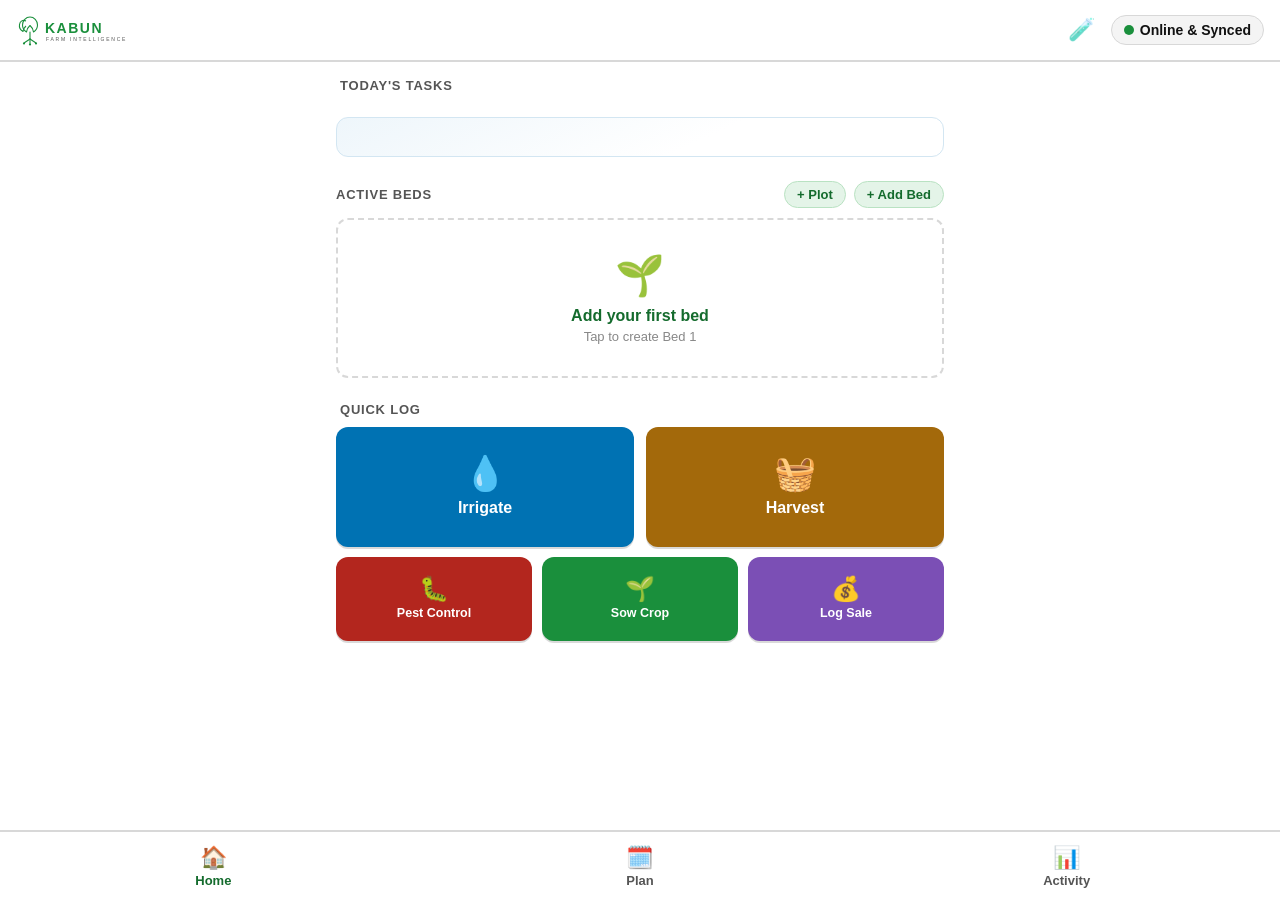
<file: index.html>
<!DOCTYPE html>
<html lang="en">
<head>
  <meta charset="UTF-8">
  <meta name="viewport" content="width=device-width, initial-scale=1.0, maximum-scale=1.0, user-scalable=no">
  <meta name="theme-color" content="#1a8f3c">
  <meta name="apple-mobile-web-app-capable" content="yes">
  <meta name="apple-mobile-web-app-status-bar-style" content="default">
  <title>Kabun</title>
  <link rel="stylesheet" href="style.css">
  <link rel="manifest" href="manifest.json">
  <link rel="apple-touch-icon" href="icon-192.png">
</head>
<body>

  <div id="updateBanner" class="update-banner" hidden>
    New version available — <button onclick="window.location.reload()" class="update-banner-btn">Refresh</button>
  </div>

  <header class="app-header">
    <h1>
      <svg width="110" height="32" viewBox="0 0 220 64" fill="none" xmlns="http://www.w3.org/2000/svg" aria-label="Kabun">
        <!-- Leaves -->
        <path d="M28 6 C20 6 13 13 13 22 C13 28 16 33 21 36 C21 36 22 28 28 23 C34 28 35 36 35 36 C40 33 43 28 43 22 C43 13 36 6 28 6Z" stroke="#1a8f3c" stroke-width="2.2" fill="none" stroke-linejoin="round"/>
        <path d="M20 14 C14 11 8 14 7 21 C6 27 9 32 14 35 C14 35 15 28 20 24" stroke="#1a8f3c" stroke-width="2.2" fill="none" stroke-linejoin="round"/>
        <!-- Stem -->
        <line x1="28" y1="36" x2="28" y2="50" stroke="#1a8f3c" stroke-width="2.2" stroke-linecap="round"/>
        <!-- Circuit roots -->
        <line x1="28" y1="50" x2="16" y2="58" stroke="#1a8f3c" stroke-width="2.2" stroke-linecap="round"/>
        <line x1="28" y1="50" x2="28" y2="60" stroke="#1a8f3c" stroke-width="2.2" stroke-linecap="round"/>
        <line x1="28" y1="50" x2="40" y2="58" stroke="#1a8f3c" stroke-width="2.2" stroke-linecap="round"/>
        <circle cx="16" cy="59" r="2.2" fill="#1a8f3c"/>
        <circle cx="28" cy="61" r="2.2" fill="#1a8f3c"/>
        <circle cx="40" cy="59" r="2.2" fill="#1a8f3c"/>
        <!-- Wordmark -->
        <text x="58" y="38" font-family="'Helvetica Neue', Arial, sans-serif" font-size="28" font-weight="700" letter-spacing="3" fill="#1a8f3c">KABUN</text>
        <text x="60" y="54" font-family="'Helvetica Neue', Arial, sans-serif" font-size="10" font-weight="400" letter-spacing="3.5" fill="#555">FARM INTELLIGENCE</text>
      </svg>
    </h1>
    <div class="header-actions">
      <button class="formulas-btn" onclick="switchView('formulas')" aria-label="Formulas">🧪</button>
      <div class="status-badge" onclick="handleSyncBadgeClick()">
        <span class="status-dot" aria-hidden="true"></span>
        <span>Online</span>
      </div>
    </div>
  </header>

  <main>
    <div id="ptrIndicator" style="height:0;opacity:0;">↓ Refreshing…</div>
    <!-- Home View -->
    <div id="view-home" class="view">

      <!-- Today's Tasks -->
      <section aria-label="Today's tasks">
        <p class="section-label">Today's Tasks <span class="today-date" id="todayTasksDate"></span></p>
        <div id="todayTasksList"></div>
      </section>

      <!-- Weather forecast -->
      <section aria-label="Weather forecast">
        <div id="weatherCard" class="weather-card"></div>
      </section>

      <!-- Beds first — primary content -->
      <section aria-label="Active beds">
        <div class="section-header">
          <p class="section-label">Active beds</p>
          <div style="display:flex;gap:8px;">
            <button class="add-bed-btn" onclick="openPlotAssignModal()">+ Plot</button>
            <button class="add-bed-btn" onclick="addBed()">+ Add Bed</button>
          </div>
        </div>
        <div id="batchList">
          <p style="color:#888;font-size:14px;padding:8px 4px;">Loading beds...</p>
        </div>
      </section>

      <!-- Quick log — secondary, for whole-farm or fast access -->
      <section aria-label="Quick actions">
        <p class="section-label">Quick log</p>
        <div class="quick-actions-primary">
          <button class="action-btn water" onclick="openModal('water')">
            <span class="icon" aria-hidden="true">💧</span>
            <span>Irrigate</span>
          </button>
          <button class="action-btn harvest" onclick="openModal('harvest')">
            <span class="icon" aria-hidden="true">🧺</span>
            <span>Harvest</span>
          </button>
        </div>
        <div class="quick-actions-secondary">
          <button class="action-btn action-btn-sm pest" onclick="openModal('pest')">
            <span class="icon" aria-hidden="true">🐛</span>
            <span>Pest Control</span>
          </button>
          <button class="action-btn action-btn-sm crop" onclick="openModal('crop')">
            <span class="icon" aria-hidden="true">🌱</span>
            <span>Sow Crop</span>
          </button>
          <button class="action-btn action-btn-sm sale" onclick="openSaleModal()">
            <span class="icon" aria-hidden="true">💰</span>
            <span>Log Sale</span>
          </button>
        </div>
      </section>

    </div>

    <!-- Formulas View -->
    <div id="view-formulas" class="view" hidden>
      <section aria-label="Formulas">
        <div class="section-header">
          <p class="section-label">Formulas</p>
          <button class="add-bed-btn" onclick="openFormulaModal()">+ Add</button>
        </div>
        <div class="formula-volume-global">
          <span class="formula-calc-label">Sprayer volume</span>
          <div class="formula-volume-wrap">
            <input type="number" id="globalSprayerVol" value="16" min="1" max="100" step="1"
                   oninput="recalcAllDoses(this.value)">
            <span class="formula-volume-unit">L</span>
          </div>
        </div>
        <div id="formulaList">
          <p style="color:#888;font-size:14px;padding:8px 4px;">Loading formulas...</p>
        </div>
      </section>
    </div>

    <!-- Activity View -->
    <div id="view-data" class="view" hidden>
      <section aria-label="Activity log">
        <div class="section-header">
          <p class="section-label">Activity</p>
          <button class="add-bed-btn" onclick="exportActivityCsv()">⬇ Export CSV</button>
        </div>

        <!-- Financial Summary -->
        <div class="fin-card">
          <div class="fin-toggle">
            <button class="fin-toggle-btn active" id="finWeekBtn" onclick="setFinPeriod('week')">This week</button>
            <button class="fin-toggle-btn" id="finMonthBtn" onclick="setFinPeriod('month')">This month</button>
          </div>
          <div class="fin-stats">
            <div class="fin-stat">
              <span class="fin-label">Revenue</span>
              <span class="fin-value green" id="finRevenue">RM 0</span>
            </div>
            <div class="fin-divider"></div>
            <div class="fin-stat">
              <span class="fin-label">Cost</span>
              <span class="fin-value" id="finCost">RM 0</span>
            </div>
            <div class="fin-divider"></div>
            <div class="fin-stat">
              <span class="fin-label">Net</span>
              <span class="fin-value" id="finNet">RM 0</span>
            </div>
          </div>
        </div>

        <div id="bedFilterChips" class="bed-filter-chips"></div>
        <div id="typeFilterChips" class="bed-filter-chips"></div>
        <div id="logList">
          <p style="color:#888;font-size:14px;padding:8px 4px;">Loading logs...</p>
        </div>

        <!-- Profit by Crop (all-time) -->
        <p class="section-label" style="margin-top:20px;">Profit by crop <span style="font-weight:400;color:#888;">· all-time</span></p>
        <div id="cropPLList"></div>
      </section>
    </div>

    <!-- Plan View -->
    <div id="view-plan" class="view" hidden>
      <section aria-label="Task planning">
        <div class="section-header">
          <p class="section-label">Plan</p>
          <button class="add-bed-btn" onclick="openTaskModal()">+ Add task</button>
        </div>
        <div id="planTaskList">
          <p style="color:#888;font-size:14px;padding:8px 4px;">Loading tasks...</p>
        </div>
      </section>
    </div>
  </main>

  <nav class="bottom-nav" aria-label="Primary">
    <button class="nav-btn active" data-view="home">
      <span class="nav-icon" aria-hidden="true">🏠</span>
      <span>Home</span>
    </button>
    <button class="nav-btn" data-view="plan">
      <span class="nav-icon" aria-hidden="true">🗓️</span>
      <span>Plan</span>
    </button>
    <button class="nav-btn" data-view="data">
      <span class="nav-icon" aria-hidden="true">📊</span>
      <span>Activity</span>
    </button>
  </nav>

  <!-- Log Modal -->
  <div class="modal-overlay" id="modalOverlay">
    <div class="modal-sheet">
      <div class="modal-header">
        <h2 id="modalTitle">Log activity</h2>
        <button class="modal-close" onclick="closeModal()" aria-label="Close">✕</button>
      </div>

      <form id="logForm" onsubmit="handleSubmit(event)" novalidate>
        <div class="form-field">
          <label for="logDate">Date</label>
          <input type="date" id="logDate" required>
        </div>

        <div class="form-field">
          <label for="activityCategory">Activity category</label>
          <select id="activityCategory" required>
            <option value="" disabled selected>Select category</option>
            <option value="sowing">Sowing</option>
            <option value="watering">Watering</option>
            <option value="pest_control">Pest control</option>
            <option value="harvest">Harvest</option>
          </select>
        </div>

        <div class="form-field">
          <label for="bedScope">Farm scope</label>
          <select id="bedScope" required>
            <option value="all">Whole Farm</option>
            <optgroup label="Plots" id="plotScopeGroup"></optgroup>
            <optgroup label="Beds" id="bedScopeGroup"></optgroup>
          </select>
        </div>

        <!-- Context bar: shows current crops for selected bed -->
        <div id="bedContextBar" class="bed-context-bar" hidden></div>

        <div class="form-field" id="currentCropsField" hidden>
          <label>Currently growing in this bed</label>
          <div id="currentCropsTags" class="crop-tags"></div>
        </div>

        <div class="form-field" id="harvestCropsField" hidden>
          <label>Mark as done (harvested)</label>
          <div id="harvestCropsList" class="harvest-crops-list"></div>
        </div>

        <div class="form-field" id="harvestWeightField" hidden>
          <label for="harvestWeight">Harvest weight (kg) <span style="font-size:11px;color:#888;">optional</span></label>
          <input type="number" id="harvestWeight" placeholder="0.0" inputmode="decimal" min="0" step="0.1">
        </div>

        <div class="form-field" id="newCropField" hidden>
          <label for="newCropName">Crop being sown</label>
          <input type="text" id="newCropName" placeholder="e.g. Red Amaranth" list="cropNameList" autocomplete="off">
          <datalist id="cropNameList"></datalist>
        </div>

        <!-- Collapsible extras -->
        <div class="form-extras-toggles">
          <button type="button" class="extras-toggle" id="toggleInputsBtn" onclick="toggleInputs()">＋ Add inputs / notes</button>
          <button type="button" class="extras-toggle" id="toggleFinancialsBtn" onclick="toggleFinancials()">＋ Add cost</button>
        </div>

        <div class="form-field" id="inputsField" hidden>
          <label for="inputsUsed">
            Inputs used
            <span class="hint" id="inputsHint">e.g. Master Mix, LAB serum, BSF compost</span>
          </label>
          <button type="button" class="formula-pick-btn" onclick="toggleFormulaPicker()">🧪 Pick from formulas</button>
          <div id="formulaPickerList" class="formula-picker-list" hidden></div>
          <textarea id="inputsUsed" placeholder="List inputs used for this activity" aria-describedby="inputsHint"></textarea>
        </div>

        <div class="form-field" id="financialsField" hidden>
          <label for="costRM">Cost (RM)</label>
          <div class="money-row">
            <input type="number" id="costRM" placeholder="Cost (RM)" inputmode="decimal" min="0" step="0.01">
          </div>
        </div>

        <button type="submit" class="submit-btn">Save log</button>
      </form>
    </div>
  </div>

  <!-- Bed Detail Sheet -->
  <div class="modal-overlay" id="bedDetailOverlay">
    <div class="modal-sheet">
      <div class="modal-header">
        <div class="bed-detail-title-wrap">
          <h2 id="bedDetailTitle">Bed</h2>
          <button class="bed-rename-btn" onclick="toggleBedRename()" aria-label="Rename bed">✏️</button>
          <button class="bed-rename-btn" onclick="toggleBedPlotPicker()" aria-label="Assign to plot">🗂️</button>
        </div>
        <button class="modal-close" onclick="closeBedDetail()" aria-label="Close">✕</button>
      </div>
      <div id="bedRenameRow" class="bed-rename-row" hidden>
        <input type="text" id="bedNameInput" placeholder="e.g. Kangkong Row">
        <button class="bed-rename-save-btn" onclick="saveBedName()">Save</button>
      </div>
      <div id="bedPlotRow" class="bed-rename-row" hidden>
        <select id="bedPlotSelect">
          <option value="">No plot</option>
        </select>
        <button class="bed-rename-save-btn" onclick="saveBedPlot()">Save</button>
      </div>
      <div id="bedDetailContent"></div>
      <div class="bed-log-actions">
        <button class="action-btn water" onclick="logForBed('water')">
          <span class="icon" aria-hidden="true">💧</span><span>Water</span>
        </button>
        <button class="action-btn pest" onclick="logForBed('pest')">
          <span class="icon" aria-hidden="true">🐛</span><span>Pest</span>
        </button>
        <button class="action-btn harvest" onclick="logForBed('harvest')">
          <span class="icon" aria-hidden="true">🧺</span><span>Harvest</span>
        </button>
        <button class="action-btn crop" onclick="logForBed('crop')">
          <span class="icon" aria-hidden="true">🌱</span><span>Sow</span>
        </button>
      </div>
      <button class="bed-delete-btn" onclick="deleteBed()">Retire this bed</button>
    </div>
  </div>

  <!-- Sale Modal -->
  <div class="modal-overlay" id="saleModalOverlay">
    <div class="modal-sheet">
      <div class="modal-header">
        <h2>Log Sale</h2>
        <button class="modal-close" onclick="closeSaleModal()" aria-label="Close">✕</button>
      </div>
      <form id="saleForm" onsubmit="handleSaleSubmit(event)" novalidate>

        <div class="form-field">
          <label for="saleDate">Date</label>
          <input type="date" id="saleDate" required>
        </div>

        <div class="form-field">
          <label for="saleCrop">Crop</label>
          <input type="text" id="saleCrop" placeholder="e.g. Kangkong" list="activeCropsList" required autocomplete="off">
          <datalist id="activeCropsList"></datalist>
        </div>

        <div class="form-field">
          <label>Quantity &amp; unit</label>
          <div class="sale-qty-row">
            <input type="number" id="saleQty" placeholder="0" inputmode="decimal" min="0" step="any" required oninput="calcSaleTotal()">
            <select id="saleUnit">
              <option value="kg">kg</option>
              <option value="ikat">ikat</option>
              <option value="bag">bag</option>
            </select>
          </div>
        </div>

        <div class="form-field">
          <label for="salePricePerUnit">Price per unit (RM)</label>
          <input type="number" id="salePricePerUnit" placeholder="0.00" inputmode="decimal" min="0" step="0.01" required oninput="calcSaleTotal()">
        </div>

        <div class="sale-total-bar" id="saleTotalBar">
          Total: <strong id="saleTotalDisplay">RM 0.00</strong>
        </div>

        <button type="submit" class="submit-btn">Save sale</button>
      </form>
    </div>
  </div>

  <!-- Add Task Modal -->
  <div class="modal-overlay" id="taskModalOverlay">
    <div class="modal-sheet">
      <div class="modal-header">
        <h2>Add Task</h2>
        <button class="modal-close" onclick="closeTaskModal()" aria-label="Close">✕</button>
      </div>
      <form id="taskForm" onsubmit="handleTaskSubmit(event)" novalidate>

        <div class="form-field">
          <label for="taskDate">Date</label>
          <input type="date" id="taskDate" required>
        </div>

        <div class="form-field">
          <label>Time slot</label>
          <div class="pill-row" id="taskSlotRow">
            <button type="button" class="pill-choice" data-slot="Morning" onclick="selectTaskSlot(this)">Morning</button>
            <button type="button" class="pill-choice" data-slot="Afternoon" onclick="selectTaskSlot(this)">Afternoon</button>
            <button type="button" class="pill-choice" data-slot="Evening" onclick="selectTaskSlot(this)">Evening</button>
            <button type="button" class="pill-choice selected" data-slot="Anytime" onclick="selectTaskSlot(this)">Anytime</button>
          </div>
        </div>

        <div class="form-field">
          <label for="taskBed">Bed <span class="hint">optional</span></label>
          <select id="taskBed">
            <option value="">Whole Farm</option>
          </select>
        </div>

        <div class="form-field">
          <label for="taskActivityCategory">Activity type <span class="hint">optional — lets logging the real activity auto-check this task</span></label>
          <select id="taskActivityCategory">
            <option value="">Reminder only (no auto-check)</option>
            <option value="sowing">Sowing</option>
            <option value="watering">Watering</option>
            <option value="pest_control">Pest control</option>
            <option value="harvest">Harvest</option>
          </select>
        </div>

        <div class="form-field">
          <label>Link to formula <span class="hint">optional — pulls in category, color &amp; dosage</span></label>
          <div id="taskFormulaList" class="formula-picker-list"></div>
        </div>

        <div class="form-field">
          <label for="taskNote">Note <span class="hint">optional, added on top of the formula's own instructions</span></label>
          <textarea id="taskNote" placeholder="e.g. focus on the eggplant row this time"></textarea>
        </div>

        <label class="task-repeat-row">
          <input type="checkbox" id="taskRepeat">
          Repeat daily this week
        </label>

        <button type="submit" class="submit-btn">Save task</button>
      </form>
    </div>
  </div>

  <!-- Plot Create/Edit + Bulk Bed-Assignment Modal -->
  <div class="modal-overlay" id="plotModalOverlay">
    <div class="modal-sheet">
      <div class="modal-header">
        <h2 id="plotModalTitle">New Plot</h2>
        <button class="modal-close" onclick="closePlotAssignModal()" aria-label="Close">✕</button>
      </div>
      <form id="plotForm" onsubmit="handlePlotSubmit(event)" novalidate>
        <div class="form-field">
          <label for="plotName">Plot name</label>
          <input type="text" id="plotName" placeholder="e.g. Eggplant Row" required>
        </div>
        <div class="form-field">
          <label>Beds in this plot</label>
          <div id="plotBedChecklist"></div>
        </div>
        <button type="submit" class="submit-btn" id="plotSubmitBtn">Save plot</button>
      </form>
    </div>
  </div>

  <!-- Plot Detail Sheet (view member beds, tap through, edit/delete plot) -->
  <div class="modal-overlay" id="plotDetailOverlay">
    <div class="modal-sheet">
      <div class="modal-header">
        <h2 id="plotDetailTitle">Plot</h2>
        <button class="modal-close" onclick="closePlotDetail()" aria-label="Close">✕</button>
      </div>
      <div id="plotDetailContent"></div>
      <button class="add-bed-btn" style="width:100%;margin-top:12px;" onclick="openPlotAssignModal(currentPlotId)">✏️ Edit beds in this plot</button>
      <button class="bed-delete-btn" onclick="deletePlot()">Delete this plot</button>
    </div>
  </div>

  <!-- Formula Edit/Add Modal -->
  <div class="modal-overlay" id="formulaModalOverlay">
    <div class="modal-sheet">
      <div class="modal-header">
        <h2 id="formulaModalTitle">Add Formula</h2>
        <button class="modal-close" onclick="closeFormulaModal()" aria-label="Close">✕</button>
      </div>
      <form id="formulaForm" onsubmit="handleFormulaSubmit(event)" novalidate>
        <div class="form-field">
          <label for="formulaName">Name</label>
          <input type="text" id="formulaName" placeholder="e.g. EM4 Foliar Spray" required>
        </div>
        <div class="form-field">
          <label for="formulaCategory">Category</label>
          <input type="text" id="formulaCategory" placeholder="e.g. Biological, Fungicide" oninput="renderCategorySwatchPicker(this.value)">
        </div>
        <div class="form-field">
          <label>Category color <span style="font-size:11px;color:#888;">optional, shared by all formulas with this category</span></label>
          <div id="categorySwatchPicker" class="category-swatch-picker"></div>
        </div>
        <div class="form-field">
          <label for="formulaDescription">Description</label>
          <input type="text" id="formulaDescription" placeholder="Short note about this formula">
        </div>
        <div class="form-field">
          <label>Ingredients <span style="font-size:11px;color:#888;">per litre of water</span></label>
          <div id="ingredientRows"></div>
          <button type="button" class="extras-toggle" onclick="addIngredientRow()">＋ Add ingredient</button>
        </div>
        <button type="submit" class="submit-btn" id="formulaSubmitBtn">Save formula</button>
      </form>
    </div>
  </div>

  <div class="toast" id="toast" role="status" aria-live="polite"></div>

<script src="app.js"></script>
</body>
</html>
</file>
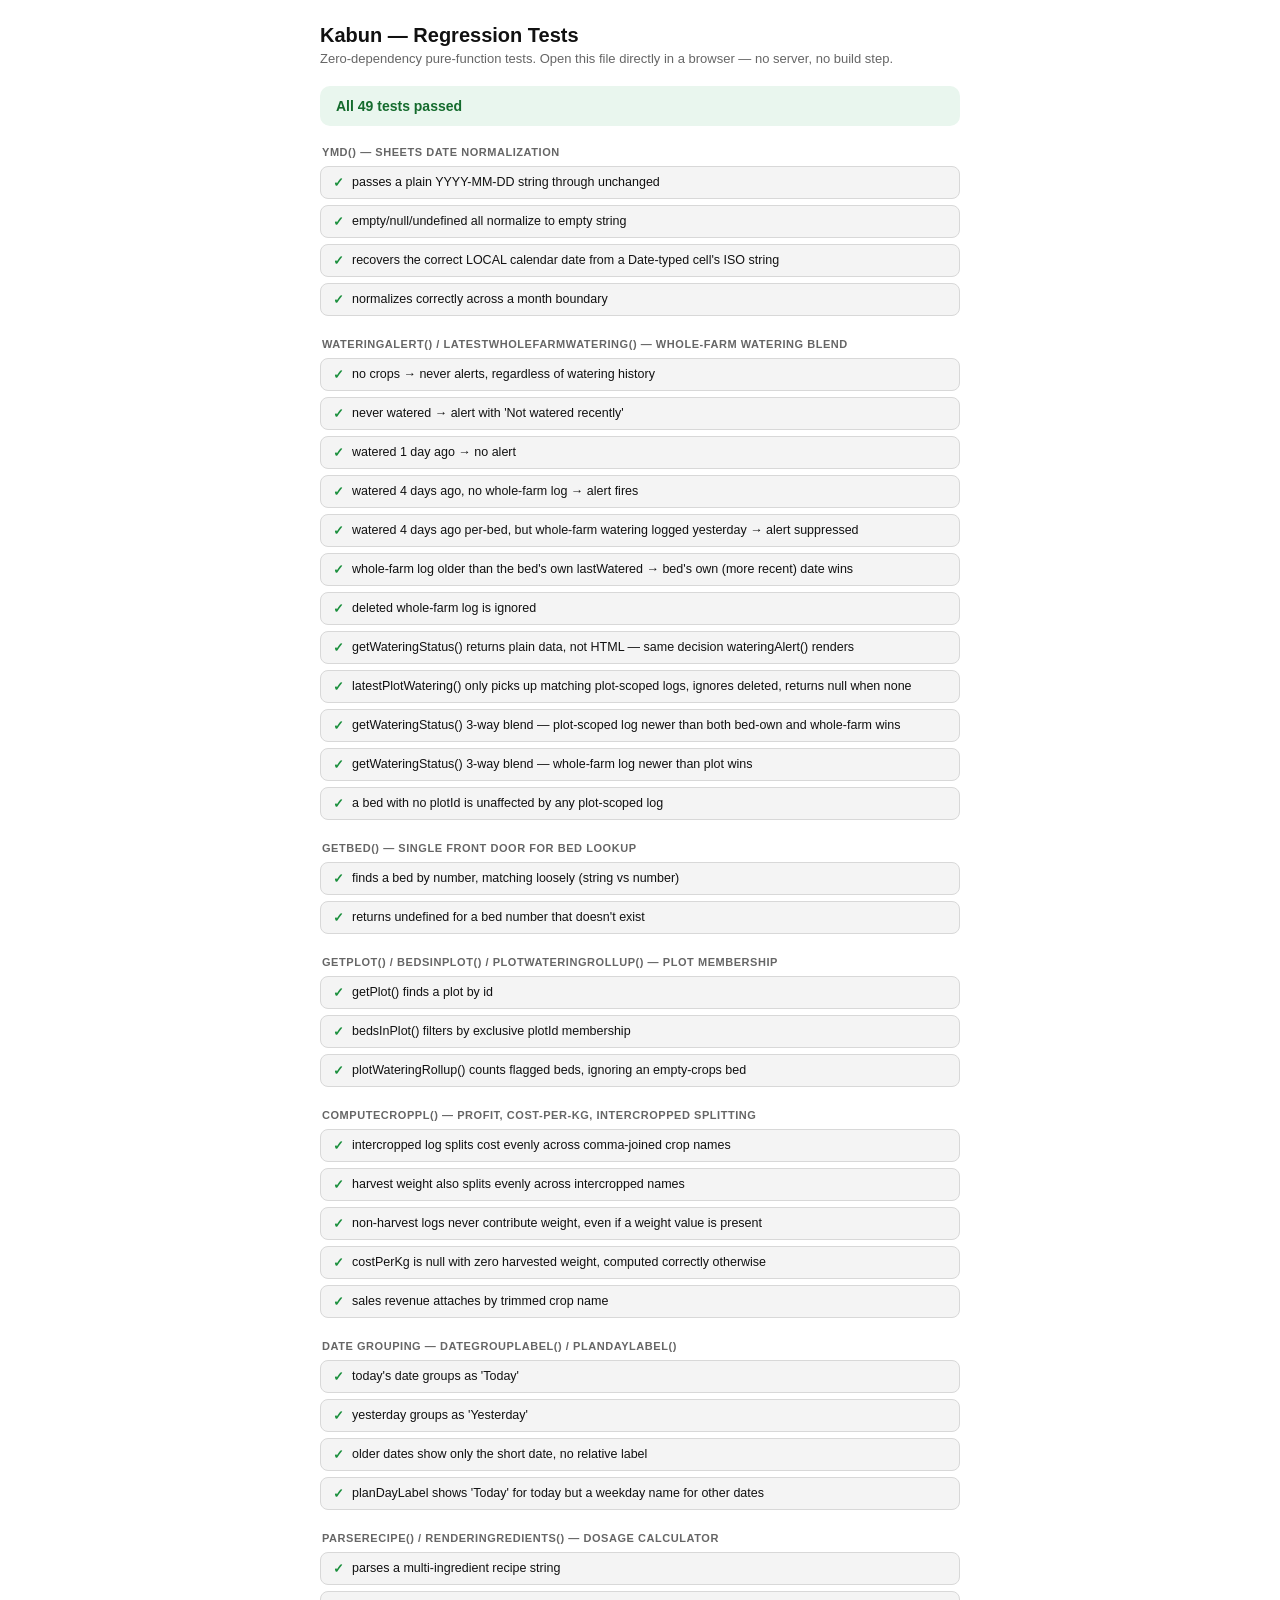
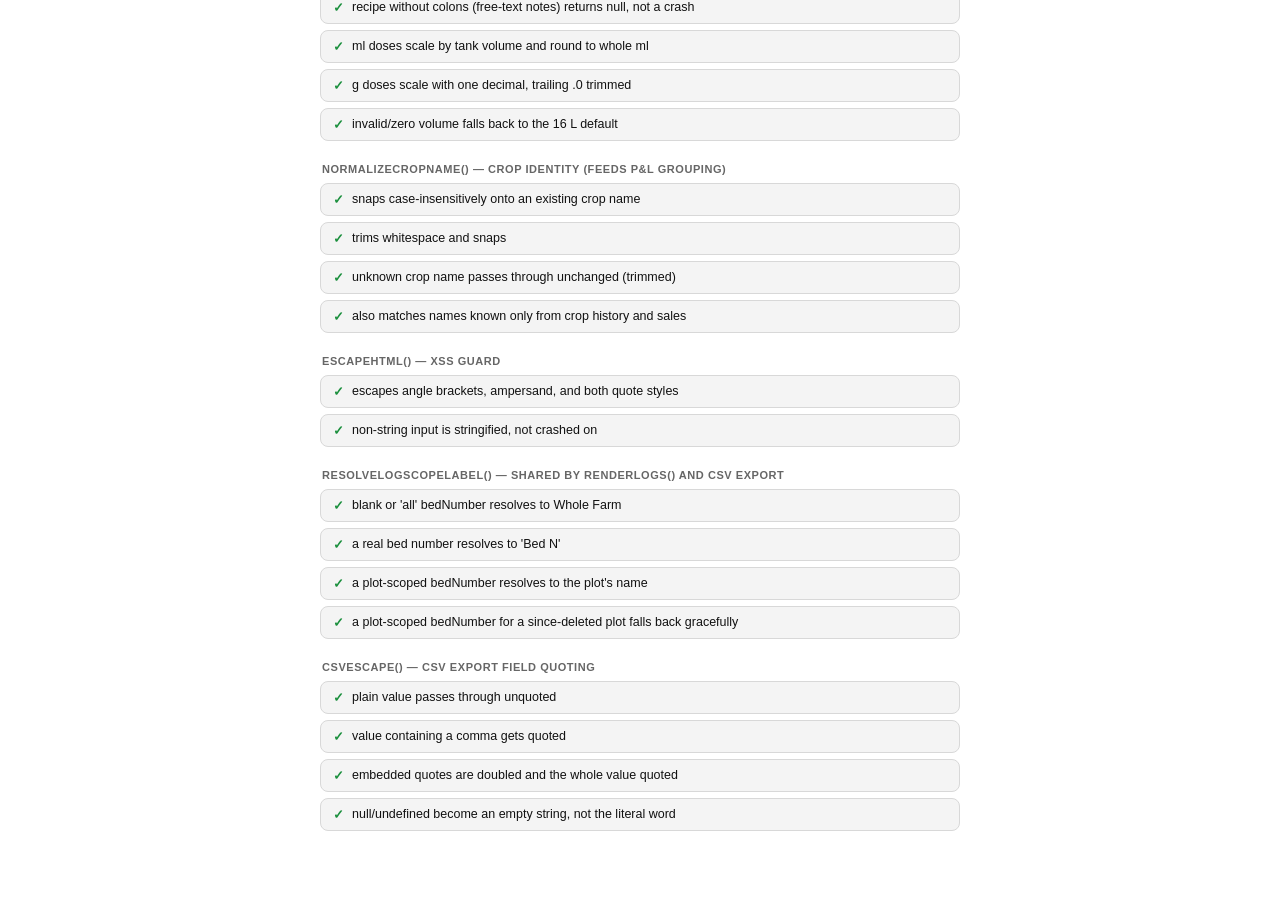
<file: test.html>
<!DOCTYPE html>
<html lang="en">
<head>
<meta charset="UTF-8">
<title>Kabun — Regression Tests</title>
<style>
  :root {
    --bg: #ffffff; --surface: #f4f4f4; --border: #d8d8d8;
    --text: #111111; --dim: #666666;
    --green: #1a8f3c; --green-dark: #146b2d; --green-tint: #e9f6ee;
    --red: #b3261e; --red-tint: #fdeceb;
  }
  * { box-sizing: border-box; }
  body {
    margin: 0; padding: 24px 16px 60px; background: var(--bg); color: var(--text);
    font-family: -apple-system, BlinkMacSystemFont, "Segoe UI", Roboto, Helvetica, Arial, sans-serif;
  }
  .wrap { max-width: 640px; margin: 0 auto; }
  h1 { font-size: 20px; margin: 0 0 4px; }
  .sub { font-size: 13px; color: var(--dim); margin: 0 0 20px; }
  .summary {
    display: flex; gap: 10px; align-items: center; padding: 12px 16px;
    border-radius: 10px; font-weight: 700; font-size: 14px; margin-bottom: 20px;
  }
  .summary.pass { background: var(--green-tint); color: var(--green-dark); }
  .summary.fail { background: var(--red-tint); color: var(--red); }
  .group { margin-bottom: 22px; }
  .group-title {
    font-size: 11px; font-weight: 700; letter-spacing: 0.05em; text-transform: uppercase;
    color: var(--dim); margin: 0 0 8px 2px;
  }
  .case {
    display: flex; align-items: flex-start; gap: 8px;
    background: var(--surface); border: 1px solid var(--border); border-radius: 8px;
    padding: 8px 12px; margin-bottom: 6px; font-size: 12.5px;
  }
  .case.fail { background: var(--red-tint); border-color: #f0c4c0; }
  .case .mark { flex: 0 0 auto; font-weight: 800; }
  .case.pass .mark { color: var(--green); }
  .case.fail .mark { color: var(--red); }
  .case .name { flex: 1; }
  .case .detail { display: block; font-family: ui-monospace, "SF Mono", Consolas, monospace; font-size: 11px; color: var(--dim); margin-top: 3px; }

  /* Stub elements app.js touches at load time / during DOMContentLoaded.
     Hidden — this page isn't the real UI, just a harness. */
  #stubs { display: none; }
</style>
</head>
<body>

<div class="wrap">
  <h1>Kabun — Regression Tests</h1>
  <p class="sub">Zero-dependency pure-function tests. Open this file directly in a browser — no server, no build step.</p>
  <div id="summary" class="summary">Running…</div>
  <div id="results"></div>
</div>

<!-- Minimal DOM stubs so app.js can load without crashing (it wires a few
     listeners at top level, outside DOMContentLoaded). Real network calls
     are blocked below before app.js ever runs. -->
<div id="stubs">
  <div id="modalOverlay"></div>
  <div id="bedDetailOverlay"></div>
  <div id="saleModalOverlay"></div>
  <div id="taskModalOverlay"></div>
  <div class="status-badge"></div>
  <select id="activityCategory"></select>
  <select id="bedScope"></select>
  <main></main>
</div>

<script>
  // Never let app.js reach the real backend or prompt for a PIN while
  // running tests — same discipline as manual browser-preview testing.
  window.fetch = () => Promise.reject(new Error("test.html: network blocked"));
  window.prompt = () => "test-pin";

  // Isolate from whatever real farm data might be cached under this origin.
  ["offline_farm_logs", "farmlog_beds_cache", "farmlog_formulas_cache",
   "farmlog_logs_cache", "farmlog_sales_cache", "farmlog_tasks_cache",
   "farmlog_last_bed", "farmlog_bed_max", "farmlog_auth_token",
   "farmlog_category_colors", "farmlog_weather_cache"
  ].forEach(k => localStorage.removeItem(k));
</script>
<script>document.write('<script src="app.js?cb=' + Date.now() + '"><\/script>');</script>
<script>
(function () {
  const groups = [];
  let current = null;

  function group(name) {
    current = { name, cases: [] };
    groups.push(current);
  }

  function test(name, fn) {
    try {
      fn();
      current.cases.push({ name, pass: true });
    } catch (e) {
      current.cases.push({ name, pass: false, detail: e.message });
    }
  }

  function assertEqual(actual, expected, label) {
    const a = JSON.stringify(actual), b = JSON.stringify(expected);
    if (a !== b) throw new Error(`${label || "assertEqual"}: expected ${b}, got ${a}`);
  }

  function assertTrue(value, label) {
    if (!value) throw new Error(`${label || "assertTrue"}: expected truthy, got ${JSON.stringify(value)}`);
  }

  // Serializes a local Date the way Apps Script actually returns a
  // Date-typed Sheets cell once JSON-stringified — a full ISO UTC timestamp,
  // not the plain "YYYY-MM-DD" the form itself writes.
  function sheetsIsoFor(localDateStr) {
    return new Date(localDateStr + "T00:00:00").toISOString();
  }

  function daysAgoStr(n) {
    const d = new Date();
    d.setDate(d.getDate() - n);
    return localDateStr(d);
  }

  // ---------------------------------------------------------------------
  group("ymd() — Sheets date normalization");

  test("passes a plain YYYY-MM-DD string through unchanged", () => {
    assertEqual(ymd("2026-07-10"), "2026-07-10");
  });

  test("empty/null/undefined all normalize to empty string", () => {
    assertEqual(ymd(""), "");
    assertEqual(ymd(null), "");
    assertEqual(ymd(undefined), "");
  });

  test("recovers the correct LOCAL calendar date from a Date-typed cell's ISO string", () => {
    // This is the exact bug that broke Tasks: a Date-typed Sheets cell
    // serializes as a full-ISO UTC timestamp. In Kudat (UTC+8), local
    // midnight today becomes "yesterday 16:00 UTC" — naive string
    // comparison would silently mismatch every date-based lookup.
    const today = todayString();
    assertEqual(ymd(sheetsIsoFor(today)), today);
  });

  test("normalizes correctly across a month boundary", () => {
    assertEqual(ymd(sheetsIsoFor("2026-08-01")), "2026-08-01");
  });

  // ---------------------------------------------------------------------
  group("wateringAlert() / latestWholeFarmWatering() — whole-farm watering blend");

  function bed(overrides) {
    return Object.assign({ bedNumber: 1, crops: [{ cropName: "Eggplant", plantingDate: "2026-06-01" }], lastWatered: null }, overrides);
  }

  test("no crops → never alerts, regardless of watering history", () => {
    localStorage.setItem("farmlog_logs_cache", "[]");
    assertEqual(wateringAlert(bed({ crops: [], lastWatered: daysAgoStr(10) })), "");
  });

  test("never watered → alert with 'Not watered recently'", () => {
    localStorage.setItem("farmlog_logs_cache", "[]");
    assertTrue(wateringAlert(bed({ lastWatered: null })).includes("Not watered recently"));
  });

  test("watered 1 day ago → no alert", () => {
    localStorage.setItem("farmlog_logs_cache", "[]");
    assertEqual(wateringAlert(bed({ lastWatered: daysAgoStr(1) })), "");
  });

  test("watered 4 days ago, no whole-farm log → alert fires", () => {
    localStorage.setItem("farmlog_logs_cache", "[]");
    assertTrue(wateringAlert(bed({ lastWatered: daysAgoStr(4) })).includes("Not watered in 4d"));
  });

  test("watered 4 days ago per-bed, but whole-farm watering logged yesterday → alert suppressed", () => {
    // Regression test for the audit's #1 finding: a "Whole Farm"-scoped
    // watering log previously never counted toward any bed's alert at all.
    localStorage.setItem("farmlog_logs_cache", JSON.stringify([
      { id: "l1", date: daysAgoStr(1), bedNumber: "all", activityCategory: "watering", status: "active" }
    ]));
    assertEqual(wateringAlert(bed({ lastWatered: daysAgoStr(4) })), "");
  });

  test("whole-farm log older than the bed's own lastWatered → bed's own (more recent) date wins", () => {
    localStorage.setItem("farmlog_logs_cache", JSON.stringify([
      { id: "l1", date: daysAgoStr(9), bedNumber: "all", activityCategory: "watering", status: "active" }
    ]));
    assertEqual(wateringAlert(bed({ lastWatered: daysAgoStr(1) })), "");
  });

  test("deleted whole-farm log is ignored", () => {
    localStorage.setItem("farmlog_logs_cache", JSON.stringify([
      { id: "l1", date: daysAgoStr(1), bedNumber: "all", activityCategory: "watering", status: "deleted" }
    ]));
    assertTrue(wateringAlert(bed({ lastWatered: daysAgoStr(4) })).includes("Not watered in 4d"));
  });

  test("getWateringStatus() returns plain data, not HTML — same decision wateringAlert() renders", () => {
    localStorage.setItem("farmlog_logs_cache", "[]");
    assertEqual(getWateringStatus(bed({ lastWatered: daysAgoStr(4) })), { needsWater: true, days: 4 });
    assertEqual(getWateringStatus(bed({ lastWatered: daysAgoStr(1) })), { needsWater: false, days: 1 });
    assertEqual(getWateringStatus(bed({ crops: [], lastWatered: null })), { needsWater: false, days: null });
  });

  test("latestPlotWatering() only picks up matching plot-scoped logs, ignores deleted, returns null when none", () => {
    localStorage.setItem("farmlog_logs_cache", JSON.stringify([
      { id: "l1", date: daysAgoStr(5), bedNumber: "9", activityCategory: "watering", status: "active" },
      { id: "l2", date: daysAgoStr(3), bedNumber: "all", activityCategory: "watering", status: "active" },
      { id: "l3", date: daysAgoStr(2), bedNumber: "plot_x", activityCategory: "watering", status: "active" },
      { id: "l4", date: daysAgoStr(1), bedNumber: "plot_x", activityCategory: "watering", status: "deleted" },
      { id: "l5", date: daysAgoStr(1), bedNumber: "plot_y", activityCategory: "watering", status: "active" }
    ]));
    assertEqual(latestPlotWatering("plot_x"), daysAgoStr(2));
    assertEqual(latestPlotWatering("plot_z"), null);
    assertEqual(latestPlotWatering(null), null);
  });

  test("getWateringStatus() 3-way blend — plot-scoped log newer than both bed-own and whole-farm wins", () => {
    localStorage.setItem("farmlog_logs_cache", JSON.stringify([
      { id: "l1", date: daysAgoStr(5), bedNumber: "all", activityCategory: "watering", status: "active" },
      { id: "l2", date: daysAgoStr(1), bedNumber: "plot_row1", activityCategory: "watering", status: "active" }
    ]));
    const status = getWateringStatus(bed({ lastWatered: daysAgoStr(9), plotId: "plot_row1" }));
    assertEqual(status, { needsWater: false, days: 1 });
  });

  test("getWateringStatus() 3-way blend — whole-farm log newer than plot wins", () => {
    localStorage.setItem("farmlog_logs_cache", JSON.stringify([
      { id: "l1", date: daysAgoStr(1), bedNumber: "all", activityCategory: "watering", status: "active" },
      { id: "l2", date: daysAgoStr(9), bedNumber: "plot_row1", activityCategory: "watering", status: "active" }
    ]));
    const status = getWateringStatus(bed({ lastWatered: daysAgoStr(9), plotId: "plot_row1" }));
    assertEqual(status, { needsWater: false, days: 1 });
  });

  test("a bed with no plotId is unaffected by any plot-scoped log", () => {
    localStorage.setItem("farmlog_logs_cache", JSON.stringify([
      { id: "l1", date: daysAgoStr(1), bedNumber: "plot_row1", activityCategory: "watering", status: "active" }
    ]));
    const status = getWateringStatus(bed({ lastWatered: daysAgoStr(4), plotId: "" }));
    assertEqual(status, { needsWater: true, days: 4 });
  });

  // ---------------------------------------------------------------------
  group("getBed() — single front door for bed lookup");

  test("finds a bed by number, matching loosely (string vs number)", () => {
    bedsData = [{ bedNumber: 5, crops: [] }, { bedNumber: 12, crops: [] }];
    assertEqual(getBed(12).bedNumber, 12);
    assertEqual(getBed("12").bedNumber, 12);
  });

  test("returns undefined for a bed number that doesn't exist", () => {
    bedsData = [{ bedNumber: 5, crops: [] }];
    assertEqual(getBed(999), undefined);
  });

  // ---------------------------------------------------------------------
  group("getPlot() / bedsInPlot() / plotWateringRollup() — plot membership");

  test("getPlot() finds a plot by id", () => {
    plotsData = [{ id: "p1", name: "Eggplant Row", status: "active" }];
    assertEqual(getPlot("p1").name, "Eggplant Row");
    assertEqual(getPlot("nope"), undefined);
  });

  test("bedsInPlot() filters by exclusive plotId membership", () => {
    bedsData = [
      { bedNumber: 1, plotId: "p1", crops: [] },
      { bedNumber: 2, plotId: "p1", crops: [] },
      { bedNumber: 3, plotId: "p2", crops: [] },
      { bedNumber: 4, plotId: "", crops: [] }
    ];
    assertEqual(bedsInPlot("p1").map(b => b.bedNumber), [1, 2]);
    assertEqual(bedsInPlot("p2").map(b => b.bedNumber), [3]);
  });

  test("plotWateringRollup() counts flagged beds, ignoring an empty-crops bed", () => {
    localStorage.setItem("farmlog_logs_cache", "[]");
    bedsData = [
      { bedNumber: 1, plotId: "p1", crops: [{ cropName: "Eggplant" }], lastWatered: daysAgoStr(5) },
      { bedNumber: 2, plotId: "p1", crops: [{ cropName: "Eggplant" }], lastWatered: daysAgoStr(1) },
      { bedNumber: 3, plotId: "p1", crops: [], lastWatered: daysAgoStr(9) } // empty bed — never flagged
    ];
    assertEqual(plotWateringRollup("p1"), { total: 3, flagged: 1 });
  });

  // ---------------------------------------------------------------------
  group("computeCropPL() — profit, cost-per-kg, intercropped splitting");

  test("intercropped log splits cost evenly across comma-joined crop names", () => {
    localStorage.setItem("farmlog_logs_cache", JSON.stringify([
      { id: "l1", date: "2026-07-01", cropName: "Eggplant, Okra", activityCategory: "watering", costRM: "10" }
    ]));
    localStorage.setItem("farmlog_sales_cache", "[]");
    const stats = computeCropPL();
    const eggplant = stats.find(s => s.cropName === "Eggplant");
    const okra = stats.find(s => s.cropName === "Okra");
    assertEqual(eggplant.cost, 5);
    assertEqual(okra.cost, 5);
  });

  test("harvest weight also splits evenly across intercropped names", () => {
    localStorage.setItem("farmlog_logs_cache", JSON.stringify([
      { id: "l1", date: "2026-07-01", cropName: "Eggplant, Okra", activityCategory: "harvest", costRM: "0", weight: "10" }
    ]));
    localStorage.setItem("farmlog_sales_cache", "[]");
    const stats = computeCropPL();
    assertEqual(stats.find(s => s.cropName === "Eggplant").weightKg, 5);
    assertEqual(stats.find(s => s.cropName === "Okra").weightKg, 5);
  });

  test("non-harvest logs never contribute weight, even if a weight value is present", () => {
    localStorage.setItem("farmlog_logs_cache", JSON.stringify([
      { id: "l1", date: "2026-07-01", cropName: "Eggplant", activityCategory: "watering", costRM: "0", weight: "999" }
    ]));
    localStorage.setItem("farmlog_sales_cache", "[]");
    assertEqual(computeCropPL().find(s => s.cropName === "Eggplant").weightKg, 0);
  });

  test("costPerKg is null with zero harvested weight, computed correctly otherwise", () => {
    localStorage.setItem("farmlog_logs_cache", JSON.stringify([
      { id: "l1", date: "2026-07-01", cropName: "Eggplant", activityCategory: "harvest", costRM: "8", weight: "12.5" }
    ]));
    localStorage.setItem("farmlog_sales_cache", "[]");
    const eggplant = computeCropPL().find(s => s.cropName === "Eggplant");
    assertEqual(eggplant.costPerKg, 8 / 12.5);

    localStorage.setItem("farmlog_logs_cache", JSON.stringify([
      { id: "l2", date: "2026-07-01", cropName: "Okra", activityCategory: "watering", costRM: "4" }
    ]));
    assertEqual(computeCropPL().find(s => s.cropName === "Okra").costPerKg, null);
  });

  test("sales revenue attaches by trimmed crop name", () => {
    localStorage.setItem("farmlog_logs_cache", "[]");
    localStorage.setItem("farmlog_sales_cache", JSON.stringify([
      { id: "s1", crop: "  Eggplant  ", totalRevenue: "50" }
    ]));
    assertEqual(computeCropPL().find(s => s.cropName === "Eggplant").revenue, 50);
  });

  // ---------------------------------------------------------------------
  group("Date grouping — dateGroupLabel() / planDayLabel()");

  test("today's date groups as 'Today'", () => {
    assertTrue(dateGroupLabel(todayString()).startsWith("Today"));
  });

  test("yesterday groups as 'Yesterday'", () => {
    assertTrue(dateGroupLabel(daysAgoStr(1)).startsWith("Yesterday"));
  });

  test("older dates show only the short date, no relative label", () => {
    const label = dateGroupLabel(daysAgoStr(5));
    assertTrue(!label.startsWith("Today") && !label.startsWith("Yesterday"));
  });

  test("planDayLabel shows 'Today' for today but a weekday name for other dates", () => {
    assertTrue(planDayLabel(todayString()).startsWith("Today"));
    const future = new Date(); future.setDate(future.getDate() + 3);
    const label = planDayLabel(localDateStr(future));
    assertTrue(!label.startsWith("Today") && !label.startsWith("Yesterday"));
  });

  // ---------------------------------------------------------------------
  group("parseRecipe() / renderIngredients() — dosage calculator");

  test("parses a multi-ingredient recipe string", () => {
    assertEqual(parseRecipe("Neem oil:5:ml|Soap:2:g"), [
      { name: "Neem oil", amount: 5, unit: "ml" },
      { name: "Soap", amount: 2, unit: "g" }
    ]);
  });

  test("recipe without colons (free-text notes) returns null, not a crash", () => {
    assertEqual(parseRecipe("just spray it generously"), null);
    assertEqual(parseRecipe(""), null);
    assertEqual(parseRecipe(null), null);
  });

  test("ml doses scale by tank volume and round to whole ml", () => {
    // 5 ml/L in a 16 L sprayer → 80 ml. This is the math the farmer
    // actually mixes chemicals by — a scaling bug here is a safety bug.
    const html = renderIngredients([{ name: "Neem oil", amount: 5, unit: "ml" }], 16);
    assertTrue(html.includes(">80 ml<"), "expected 80 ml in: " + html);
  });

  test("g doses scale with one decimal, trailing .0 trimmed", () => {
    const html = renderIngredients([{ name: "Soap", amount: 2.5, unit: "g" }], 16);
    assertTrue(html.includes(">40 g<"), "expected 40 g in: " + html);
    const html2 = renderIngredients([{ name: "Soap", amount: 0.53, unit: "g" }], 16);
    assertTrue(html2.includes(">8.5 g<"), "expected 8.5 g in: " + html2);
  });

  test("invalid/zero volume falls back to the 16 L default", () => {
    const html = renderIngredients([{ name: "Neem oil", amount: 5, unit: "ml" }], "");
    assertTrue(html.includes(">80 ml<"), "expected 16L fallback in: " + html);
  });

  // ---------------------------------------------------------------------
  group("normalizeCropName() — crop identity (feeds P&L grouping)");

  test("snaps case-insensitively onto an existing crop name", () => {
    bedsData = [{ bedNumber: 1, crops: [{ cropName: "Kangkong", plantingDate: "2026-06-01" }], cropHistory: [] }];
    localStorage.setItem("farmlog_sales_cache", "[]");
    assertEqual(normalizeCropName("kangkong"), "Kangkong");
    assertEqual(normalizeCropName("KANGKONG"), "Kangkong");
  });

  test("trims whitespace and snaps", () => {
    bedsData = [{ bedNumber: 1, crops: [{ cropName: "Kangkong", plantingDate: "2026-06-01" }], cropHistory: [] }];
    assertEqual(normalizeCropName("  kangkong  "), "Kangkong");
  });

  test("unknown crop name passes through unchanged (trimmed)", () => {
    bedsData = [];
    localStorage.setItem("farmlog_sales_cache", "[]");
    assertEqual(normalizeCropName(" Bitter Gourd "), "Bitter Gourd");
  });

  test("also matches names known only from crop history and sales", () => {
    bedsData = [{ bedNumber: 1, crops: [], cropHistory: [{ cropName: "Okra" }] }];
    localStorage.setItem("farmlog_sales_cache", JSON.stringify([{ id: "s1", crop: "Cili Padi" }]));
    assertEqual(normalizeCropName("okra"), "Okra");
    assertEqual(normalizeCropName("cili padi"), "Cili Padi");
  });

  // ---------------------------------------------------------------------
  group("escapeHtml() — XSS guard");

  test("escapes angle brackets, ampersand, and both quote styles", () => {
    assertEqual(escapeHtml(`<img src=x onerror="alert('hi')">&`),
      "&lt;img src=x onerror=&quot;alert(&#39;hi&#39;)&quot;&gt;&amp;");
  });

  test("non-string input is stringified, not crashed on", () => {
    assertEqual(escapeHtml(42), "42");
    assertEqual(escapeHtml(null), "null");
  });

  // ---------------------------------------------------------------------
  group("resolveLogScopeLabel() — shared by renderLogs() and CSV export");

  test("blank or 'all' bedNumber resolves to Whole Farm", () => {
    assertEqual(resolveLogScopeLabel({ bedNumber: "all" }), "Whole Farm");
    assertEqual(resolveLogScopeLabel({ bedNumber: "" }), "Whole Farm");
    assertEqual(resolveLogScopeLabel({ bedNumber: null }), "Whole Farm");
  });

  test("a real bed number resolves to 'Bed N'", () => {
    assertEqual(resolveLogScopeLabel({ bedNumber: "7" }), "Bed 7");
  });

  test("a plot-scoped bedNumber resolves to the plot's name", () => {
    plotsData = [{ id: "plot_x", name: "Eggplant Row", status: "active" }];
    assertEqual(resolveLogScopeLabel({ bedNumber: "plot_x" }), "Eggplant Row");
  });

  test("a plot-scoped bedNumber for a since-deleted plot falls back gracefully", () => {
    plotsData = [];
    assertEqual(resolveLogScopeLabel({ bedNumber: "plot_gone" }), "Plot (deleted)");
  });

  // ---------------------------------------------------------------------
  group("csvEscape() — CSV export field quoting");

  test("plain value passes through unquoted", () => {
    assertEqual(csvEscape("Eggplant"), "Eggplant");
  });

  test("value containing a comma gets quoted", () => {
    assertEqual(csvEscape("Eggplant, Okra"), '"Eggplant, Okra"');
  });

  test("embedded quotes are doubled and the whole value quoted", () => {
    assertEqual(csvEscape('12" pot'), '"12"" pot"');
  });

  test("null/undefined become an empty string, not the literal word", () => {
    assertEqual(csvEscape(null), "");
    assertEqual(csvEscape(undefined), "");
  });

  // ---------------------------------------------------------------------
  // Render results
  let total = 0, failed = 0;
  const resultsEl = document.getElementById("results");
  groups.forEach(g => {
    const box = document.createElement("div");
    box.className = "group";
    const title = document.createElement("p");
    title.className = "group-title";
    title.textContent = g.name;
    box.appendChild(title);
    g.cases.forEach(c => {
      total++;
      if (!c.pass) failed++;
      const row = document.createElement("div");
      row.className = "case " + (c.pass ? "pass" : "fail");
      row.innerHTML = `<span class="mark">${c.pass ? "✓" : "✕"}</span>` +
        `<span class="name">${c.name}${c.pass ? "" : `<span class="detail">${c.detail}</span>`}</span>`;
      box.appendChild(row);
    });
    resultsEl.appendChild(box);
  });

  const summary = document.getElementById("summary");
  summary.className = "summary " + (failed === 0 ? "pass" : "fail");
  summary.textContent = failed === 0
    ? `All ${total} tests passed`
    : `${failed} of ${total} tests failed`;

  // Isolation cleanup — leave localStorage as we found it.
  ["offline_farm_logs", "farmlog_beds_cache", "farmlog_formulas_cache",
   "farmlog_logs_cache", "farmlog_sales_cache", "farmlog_tasks_cache"
  ].forEach(k => localStorage.removeItem(k));
})();
</script>
</body>
</html>
</file>
<file: style.css>
:root {
  --color-text: #111111;
  --color-bg: #ffffff;
  --color-primary: #1a8f3c;
  --color-primary-dark: #146b2d;
  --color-surface: #f4f4f4;
  --color-border: #d8d8d8;
  --color-danger: #b3261e;
  --color-accent-water: #0072b3;
  --color-accent-pest: #b3261e;
  --color-accent-harvest: #a3690b;
  --color-accent-crop: #1a8f3c;
  --color-accent-sale: #7b4fb5;
  --radius: 12px;
  --tap-min: 56px;
  --font: -apple-system, BlinkMacSystemFont, "Segoe UI", Roboto, Helvetica, Arial, sans-serif;
}

* { box-sizing: border-box; }
[hidden] { display: none !important; }

html, body {
  margin: 0;
  padding: 0;
  background: var(--color-bg);
  color: var(--color-text);
  font-family: var(--font);
  -webkit-tap-highlight-color: transparent;
}

body {
  padding-bottom: 76px;
}

button {
  font-family: var(--font);
  cursor: pointer;
}

button:focus-visible,
select:focus-visible,
textarea:focus-visible,
input:focus-visible {
  outline: 3px solid var(--color-primary);
  outline-offset: 2px;
}

/* ---------- Update banner ---------- */
.update-banner {
  background: #146b2d;
  color: #ffffff;
  font-size: 14px;
  font-weight: 600;
  text-align: center;
  padding: 10px 16px;
  display: flex;
  align-items: center;
  justify-content: center;
  gap: 10px;
}

.update-banner-btn {
  background: rgba(255,255,255,0.2);
  color: #ffffff;
  border: 1px solid rgba(255,255,255,0.4);
  border-radius: 999px;
  font-size: 13px;
  font-weight: 700;
  padding: 4px 14px;
}

/* ---------- Header ---------- */
.app-header {
  position: sticky;
  top: 0;
  z-index: 20;
  background: var(--color-bg);
  border-bottom: 2px solid var(--color-border);
  padding: 14px 16px;
  display: flex;
  align-items: center;
  justify-content: space-between;
}

.app-header h1 {
  margin: 0;
  line-height: 1;
  display: flex;
  align-items: center;
}

.header-actions {
  display: flex;
  align-items: center;
  gap: 10px;
}

.formulas-btn {
  font-size: 22px;
  background: none;
  border: none;
  padding: 4px 6px;
  border-radius: 8px;
  line-height: 1;
  opacity: 0.6;
}

.formulas-btn.active {
  opacity: 1;
  background: var(--color-surface);
}

.status-badge {
  display: flex;
  align-items: center;
  gap: 6px;
  font-size: 14px;
  font-weight: 600;
  background: var(--color-surface);
  border: 1px solid var(--color-border);
  border-radius: 999px;
  padding: 6px 12px;
  cursor: pointer;
}

.status-badge-pending {
  animation: pulse-pending 1.6s ease-in-out infinite;
}

@keyframes pulse-pending {
  0%, 100% { opacity: 1; }
  50% { opacity: 0.6; }
}

.status-dot {
  width: 10px;
  height: 10px;
  border-radius: 50%;
  background: var(--color-primary);
  flex-shrink: 0;
}

/* ---------- Main ---------- */
main {
  padding: 16px;
  max-width: 640px;
  margin: 0 auto;
}

section {
  margin-bottom: 24px;
}

.section-label {
  font-size: 13px;
  font-weight: 700;
  text-transform: uppercase;
  letter-spacing: 0.06em;
  color: #555555;
  margin: 0 0 10px 4px;
}

/* ---------- Quick action grid ---------- */
.quick-actions-primary {
  display: grid;
  grid-template-columns: 1fr 1fr;
  gap: 12px;
}

.quick-actions-secondary {
  display: grid;
  grid-template-columns: repeat(3, 1fr);
  gap: 10px;
  margin-top: 10px;
}

.action-btn {
  min-height: 120px;
  border-radius: var(--radius);
  border: none;
  display: flex;
  flex-direction: column;
  align-items: center;
  justify-content: center;
  gap: 8px;
  padding: 12px 8px;
  color: #ffffff;
  font-size: 16px;
  font-weight: 700;
  line-height: 1.25;
  text-align: center;
  box-shadow: 0 2px 0 rgba(0,0,0,0.15);
}

.action-btn:active {
  transform: translateY(2px);
  box-shadow: 0 0 0 rgba(0,0,0,0.15);
}

.action-btn .icon {
  font-size: 34px;
  line-height: 1;
}

.action-btn-sm {
  min-height: 84px;
  gap: 5px;
  padding: 10px 4px;
  font-size: 12.5px;
}

.action-btn-sm .icon {
  font-size: 24px;
}

.action-btn.water   { background: var(--color-accent-water); }
.action-btn.pest    { background: var(--color-accent-pest); }
.action-btn.harvest { background: var(--color-accent-harvest); }
.action-btn.crop    { background: var(--color-accent-crop); }
.action-btn.sale    { background: var(--color-accent-sale); }

/* ---------- Batch cards ---------- */
.batch-card {
  background: var(--color-surface);
  border: 1px solid var(--color-border);
  border-radius: var(--radius);
  padding: 16px;
  margin-bottom: 12px;
}

.batch-card .batch-title {
  font-size: 16px;
  font-weight: 700;
  margin: 0 0 4px;
}

.batch-card .batch-meta {
  font-size: 14px;
  color: #444444;
  margin: 0;
  display: flex;
  align-items: center;
  gap: 6px;
  flex-wrap: wrap;
}

.tag {
  display: inline-block;
  font-size: 12px;
  font-weight: 700;
  padding: 3px 9px;
  border-radius: 999px;
  background: #e4f4e8;
  color: var(--color-primary-dark);
  border: 1px solid #b9e2c2;
}

/* ---------- Category color swatches ---------- */
.category-swatch-picker {
  display: flex;
  flex-wrap: wrap;
  gap: 8px;
}

.category-swatch {
  width: 28px;
  height: 28px;
  border-radius: 50%;
  border: 2px solid transparent;
  cursor: pointer;
  padding: 0;
  display: flex;
  align-items: center;
  justify-content: center;
  font-size: 14px;
  color: #fff;
}

.category-swatch.selected {
  border-color: var(--color-text);
}

.category-swatch.none-swatch {
  background: var(--color-surface);
  border: 2px dashed var(--color-border);
  color: #888;
  font-size: 11px;
}

.category-swatch.none-swatch.selected {
  border-color: var(--color-text);
  border-style: solid;
}

.tag.home {
  background: #eaf2fb;
  color: #0b4f80;
  border-color: #bfdcf3;
}

/* ---------- Bottom nav ---------- */
.bottom-nav {
  position: fixed;
  bottom: 0;
  left: 0;
  right: 0;
  z-index: 20;
  display: grid;
  grid-template-columns: repeat(3, 1fr);
  background: var(--color-bg);
  border-top: 2px solid var(--color-border);
}

.nav-btn {
  background: none;
  border: none;
  min-height: 68px;
  display: flex;
  flex-direction: column;
  align-items: center;
  justify-content: center;
  gap: 2px;
  font-size: 13px;
  font-weight: 600;
  color: #555555;
}

.nav-btn .nav-icon {
  font-size: 22px;
}

.nav-btn.active {
  color: var(--color-primary-dark);
}

/* ---------- Modal ---------- */
.modal-overlay {
  position: fixed;
  inset: 0;
  background: rgba(0,0,0,0);
  z-index: 50;
  display: flex;
  align-items: flex-end;
  justify-content: center;
  pointer-events: none;
  transition: background 0.25s ease;
}

.modal-overlay.open {
  background: rgba(0,0,0,0.5);
  pointer-events: auto;
}

.modal-sheet {
  background: var(--color-bg);
  width: 100%;
  max-width: 640px;
  max-height: 92vh;
  overflow-y: auto;
  border-radius: 20px 20px 0 0;
  padding: 20px 16px calc(20px + env(safe-area-inset-bottom, 0px));
  transform: translateY(100%);
  transition: transform 0.28s cubic-bezier(0.32, 0.72, 0, 1);
}

.modal-overlay.open .modal-sheet {
  transform: translateY(0);
}

.modal-header {
  display: flex;
  align-items: center;
  justify-content: space-between;
  margin-bottom: 16px;
}

.modal-header h2 {
  font-size: 19px;
  margin: 0;
}

.modal-close {
  background: var(--color-surface);
  border: 1px solid var(--color-border);
  border-radius: 50%;
  width: 40px;
  height: 40px;
  font-size: 18px;
  font-weight: 700;
  display: flex;
  align-items: center;
  justify-content: center;
  color: var(--color-text);
}

.form-field {
  margin-bottom: 16px;
}

.form-field label {
  display: block;
  font-size: 14px;
  font-weight: 700;
  margin-bottom: 6px;
}

.form-field .hint {
  display: block;
  font-size: 12px;
  color: #666666;
  font-weight: 400;
  margin-top: 2px;
}

/* ---------- Form inputs ---------- */
input[type="date"],
input[type="number"],
select,
textarea {
  width: 100%;
  min-height: var(--tap-min);
  font-size: 16px;
  padding: 12px 14px;
  border: 2px solid var(--color-border);
  border-radius: var(--radius);
  background: var(--color-bg);
  color: var(--color-text);
  font-family: var(--font);
}

/* FIX: override iOS Safari's native select chrome */
select {
  -webkit-appearance: none;
  -moz-appearance: none;
  appearance: none;
  background-image: url("data:image/svg+xml,%3Csvg xmlns='http://www.w3.org/2000/svg' width='16' height='16' viewBox='0 0 24 24' fill='none' stroke='%23555555' stroke-width='2.5' stroke-linecap='round' stroke-linejoin='round'%3E%3Cpolyline points='6 9 12 15 18 9'%3E%3C/polyline%3E%3C/svg%3E");
  background-repeat: no-repeat;
  background-position: right 14px center;
  padding-right: 40px;
}

/* FIX: textarea has its own min-height; removed redundant tap-min override */
textarea {
  min-height: 96px;
  resize: vertical;
}

.money-row {
  display: grid;
  grid-template-columns: 1fr 1fr;
  gap: 12px;
}

/* ---------- Submit button ---------- */
.submit-btn {
  width: 100%;
  min-height: var(--tap-min);
  background: var(--color-primary);
  color: #ffffff;
  font-size: 18px;
  font-weight: 700;
  border: none;
  border-radius: var(--radius);
  margin-top: 8px;
  box-shadow: 0 2px 0 rgba(0,0,0,0.15);
}

.submit-btn:active {
  transform: translateY(2px);
  box-shadow: 0 0 0 rgba(0,0,0,0.15);
}

/* ---------- Toast notification ---------- */
.toast {
  position: fixed;
  bottom: 88px; /* sit above the bottom nav */
  left: 50%;
  transform: translateX(-50%) translateY(20px);
  background: #111111;
  color: #ffffff;
  font-size: 15px;
  font-weight: 600;
  padding: 12px 24px;
  border-radius: 999px;
  white-space: nowrap;
  opacity: 0;
  pointer-events: none;
  z-index: 100;
  transition: opacity 0.2s ease, transform 0.2s ease;
}

.toast.show {
  opacity: 1;
  transform: translateX(-50%) translateY(0);
}

/* ---------- Section header with action button ---------- */
.section-header {
  display: flex;
  align-items: center;
  justify-content: space-between;
  margin-bottom: 10px;
}

.section-header .section-label {
  margin: 0;
}

.add-bed-btn {
  font-size: 13px;
  font-weight: 700;
  color: var(--color-primary-dark);
  background: #e4f4e8;
  border: 1px solid #b9e2c2;
  border-radius: 999px;
  padding: 5px 12px;
}

/* ---------- Crop tags (form) ---------- */
.crop-tags {
  display: flex;
  flex-wrap: wrap;
  gap: 8px;
  padding: 10px 0 4px;
}

/* ---------- Bed group label ---------- */
.bed-group-label {
  font-size: 12px;
  font-weight: 700;
  text-transform: uppercase;
  letter-spacing: 0.05em;
  color: #888;
  margin: 0 0 8px 4px;
}

/* ---------- Bed cards ---------- */
.bed-card-clickable {
  cursor: pointer;
  transition: background 0.15s;
}

.bed-card-clickable:active {
  background: #e8e8e8;
}

.bed-card-header {
  display: flex;
  justify-content: space-between;
  align-items: center;
}

.bed-card-header .batch-title {
  margin: 0;
}

.bed-chevron {
  font-size: 22px;
  color: #aaa;
  line-height: 1;
}

.bed-card-empty {
  border-style: dashed;
  opacity: 0.75;
}

.bed-empty-label {
  font-size: 13px;
  color: #888;
  margin: 6px 0 0;
}

.bed-last-activity {
  font-size: 12px;
  color: #888;
  margin: 6px 0 0;
}

.bed-water-alert {
  font-size: 12px;
  color: #d97706;
  margin: 4px 0 0;
  font-weight: 500;
}

/* ---------- Today's Tasks (Home) — compact glance list ---------- */
.today-date {
  font-weight: 400;
  text-transform: none;
  letter-spacing: 0;
  color: #999;
  font-size: 11px;
}
.today-list {
  display: flex;
  flex-direction: column;
  margin-bottom: 16px;
  border: 1px solid var(--color-border);
  border-radius: var(--radius);
  overflow: hidden;
}
.task-row {
  display: flex;
  align-items: center;
  gap: 8px;
  padding: 9px 12px;
  border-left: 4px solid var(--color-border);
  border-bottom: 1px solid var(--color-border);
  background: var(--color-bg);
  transition: border-left-color .25s ease, opacity .25s ease;
}
.task-row:last-child { border-bottom: none; }
.task-row.is-done { opacity: 0.65; border-left-color: var(--color-border) !important; }

/* Bigger invisible tap zone (~40px) around a smaller visible dot (~20px) —
   keeps the list compact while the hit target stays realistically tappable
   in the field (the app already commits to --tap-min: 56px elsewhere; this
   is the practical minimum for a dense checklist row). */
.task-check-mini {
  width: 40px; height: 40px;
  margin: -9px -8px -9px -2px;
  display: flex; align-items: center; justify-content: center;
  background: none; border: none; cursor: pointer; padding: 0; flex-shrink: 0;
}
.task-check-mini .check-dot {
  width: 20px; height: 20px; border-radius: 50%;
  border: 2px solid var(--color-border); background: var(--color-bg);
  display: flex; align-items: center; justify-content: center;
  font-size: 11px; color: transparent;
  transition: background .15s ease, border-color .15s ease;
}
.task-check-mini.done .check-dot { background: var(--color-primary); border-color: var(--color-primary); color: #fff; }

.task-row-icon { font-size: 14px; flex-shrink: 0; }
.task-row-title {
  font-size: 14px; font-weight: 600; color: var(--color-text);
  flex: 1; min-width: 0;
  white-space: nowrap; overflow: hidden; text-overflow: ellipsis;
}
.task-row-title.done-text { text-decoration: line-through; color: #999; }
.task-row-meta {
  font-size: 11.5px; color: #999; white-space: nowrap; flex-shrink: 0;
}
.empty-today {
  font-size: 12.5px; color: #999; font-style: italic;
  padding: 2px 2px 16px;
}

/* ---------- Weather (Home) ---------- */
.weather-card {
  background: linear-gradient(155deg, #eef6fb, var(--color-bg) 60%);
  border: 1px solid #d3e6f2;
  border-radius: var(--radius);
  padding: 13px 14px 11px;
  margin-bottom: 16px;
  min-height: 40px;
}
.weather-main-row {
  display: flex;
  align-items: center;
  gap: 10px;
}
.weather-icon-big { font-size: 30px; line-height: 1; }
.weather-temp-block { display: flex; flex-direction: column; }
.weather-temp { font-size: 20px; font-weight: 700; color: var(--color-text); line-height: 1.1; }
.weather-sub { font-size: 11px; color: #999; }
.weather-rain-pill { margin-left: auto; text-align: right; }
.weather-rain-pct {
  font-size: 20px; font-weight: 700;
  color: var(--color-accent-water);
  font-variant-numeric: tabular-nums;
  line-height: 1.1;
}
.weather-rain-label {
  font-size: 10.5px; font-weight: 700; text-transform: uppercase;
  letter-spacing: 0.04em; color: var(--color-accent-water);
}
.weather-recommendation {
  display: flex; align-items: center; gap: 7px;
  margin-top: 11px; padding: 8px 10px;
  background: rgba(255,255,255,0.6);
  border: 1px solid #d3e6f2;
  border-radius: 8px;
  font-size: 12.5px; font-weight: 600; color: #2f5a75;
}
.weather-recommendation span:first-child { font-size: 15px; }
.weather-forecast-strip {
  display: flex;
  margin-top: 12px;
  padding-top: 10px;
  border-top: 1px solid #d3e6f2;
}
.weather-day-col {
  flex: 1;
  display: flex; flex-direction: column; align-items: center; gap: 2px;
}
.weather-day-col .d-label { font-size: 10.5px; font-weight: 700; color: #888; text-transform: uppercase; letter-spacing: 0.03em; }
.weather-day-col .d-icon { font-size: 17px; margin: 1px 0; }
.weather-day-col .d-pct { font-size: 11px; color: var(--color-accent-water); font-weight: 600; font-variant-numeric: tabular-nums; }
.weather-hint {
  display: flex; align-items: flex-start; gap: 6px;
  margin-top: 11px; padding-top: 10px; border-top: 1px solid #d3e6f2;
  font-size: 12px; color: #3d6a85; line-height: 1.4;
}

/* ---------- Pull-to-refresh ---------- */
#ptrIndicator {
  overflow: hidden;
  height: 0;
  opacity: 0;
  display: flex;
  align-items: center;
  justify-content: center;
  font-size: 13px;
  color: #888;
  transition: height 0.15s ease, opacity 0.15s ease;
  pointer-events: none;
}

/* ---------- Bed detail modal ---------- */
.bed-detail-title-wrap {
  display: flex !important;
  align-items: center;
  gap: 6px;
  min-width: 0;
}

.bed-rename-btn {
  background: none;
  border: none;
  font-size: 15px;
  padding: 2px 4px;
  cursor: pointer;
  opacity: 0.6;
  line-height: 1;
}

.bed-rename-btn:active { opacity: 1; }

.bed-rename-row {
  display: flex;
  gap: 8px;
  align-items: center;
  padding: 0 0 14px;
  border-bottom: 1px solid var(--color-border);
  margin-bottom: 4px;
}

.bed-rename-row input,
.bed-rename-row select {
  flex: 1;
  margin: 0;
}

.bed-rename-save-btn {
  background: var(--color-primary);
  color: #fff;
  border: none;
  border-radius: var(--radius);
  padding: 10px 16px;
  font-size: 14px;
  font-weight: 600;
  cursor: pointer;
  white-space: nowrap;
}

.bed-custom-name {
  font-weight: 400;
  color: #888;
  font-size: 14px;
}

.bed-delete-btn {
  width: 100%;
  margin-top: 20px;
  background: none;
  border: 1px solid #d9534f;
  color: #d9534f;
  border-radius: var(--radius);
  padding: 12px;
  font-size: 14px;
  font-weight: 500;
  cursor: pointer;
  display: block;
}

.bed-delete-btn:active {
  background: #fdf2f2;
}


.bed-detail-crop {
  padding: 14px 0;
  border-bottom: 1px solid var(--color-border);
}

.bed-detail-crop:last-child {
  border-bottom: none;
}

.bed-detail-row {
  display: flex;
  align-items: center;
  gap: 12px;
}

.bed-detail-icon {
  font-size: 28px;
  flex-shrink: 0;
}

.bed-detail-info {
  flex: 1;
  min-width: 0;
}

.bed-detail-name {
  font-size: 16px;
  font-weight: 700;
  margin: 0 0 2px;
}

.bed-detail-meta {
  font-size: 13px;
  color: #666;
  margin: 0;
}

/* ---------- Bed crop history ---------- */
.bed-history-label {
  font-size: 11px;
  font-weight: 700;
  text-transform: uppercase;
  letter-spacing: 0.06em;
  color: #999;
  margin: 16px 0 8px;
}

.bed-history-row {
  display: flex;
  justify-content: space-between;
  align-items: baseline;
  gap: 8px;
  padding: 8px 0;
  border-bottom: 1px solid var(--color-border);
}

.bed-history-row:last-child {
  border-bottom: none;
}

.bed-history-crop {
  font-size: 14px;
  font-weight: 600;
  color: var(--color-text);
}

.bed-history-meta {
  font-size: 12px;
  color: #888;
  text-align: right;
}

/* ---------- Bed cards ---------- */
.bed-crops {
  margin-top: 8px;
  display: flex;
  flex-direction: column;
  gap: 6px;
}

.bed-crop-row {
  display: flex;
  justify-content: space-between;
  align-items: center;
  font-size: 14px;
  color: #333333;
}

.bed-day-badge {
  font-size: 12px;
  font-weight: 700;
  color: var(--color-primary-dark);
  background: #e4f4e8;
  border: 1px solid #b9e2c2;
  border-radius: 999px;
  padding: 2px 9px;
}

/* ---------- Formula cards ---------- */
.formula-card {
  background: var(--color-surface);
  border: 1px solid var(--color-border);
  border-radius: var(--radius);
  padding: 16px;
  margin-bottom: 12px;
}

.formula-header {
  display: flex;
  align-items: center;
  justify-content: space-between;
  gap: 8px;
  margin-bottom: 6px;
}

.formula-actions {
  display: flex;
  align-items: center;
  gap: 6px;
  flex-shrink: 0;
}

.formula-edit-btn,
.formula-delete-btn {
  background: none;
  border: none;
  font-size: 16px;
  padding: 2px 4px;
  cursor: pointer;
  opacity: 0.6;
  line-height: 1;
}

.formula-edit-btn:active,
.formula-delete-btn:active { opacity: 1; }

/* ---------- Ingredient edit rows ---------- */
.ingredient-edit-row {
  display: flex !important;
  flex-direction: row;
  gap: 6px;
  align-items: center;
  margin-bottom: 8px;
  width: 100%;
}

.ingredient-edit-row input,
.ingredient-edit-row select {
  width: auto;
  margin: 0;
}

.ingredient-edit-row .ing-name {
  flex: 2;
  min-width: 0;
}

.ingredient-edit-row .ing-amount {
  flex: 1;
  min-width: 0;
}

.ingredient-edit-row .ing-unit {
  flex: 1;
  min-width: 0;
}

.ing-remove-btn {
  background: none;
  border: none;
  color: #999;
  font-size: 14px;
  padding: 4px;
  cursor: pointer;
  flex-shrink: 0;
}

.formula-name {
  font-size: 16px;
  font-weight: 700;
  margin: 0;
}

.formula-desc {
  font-size: 13px;
  color: #555;
  margin: 0 0 10px;
}

.formula-recipe {
  font-family: var(--font);
  font-size: 14px;
  line-height: 1.6;
  white-space: pre-wrap;
  background: #fff;
  border: 1px solid var(--color-border);
  border-radius: 8px;
  padding: 12px;
  margin: 0;
  color: var(--color-text);
}

/* ---------- Formula global sprayer volume ---------- */
.formula-volume-global {
  display: flex;
  align-items: center;
  justify-content: space-between;
  padding: 10px 14px;
  margin-bottom: 12px;
  background: var(--color-card);
  border: 1px solid var(--color-border);
  border-radius: 12px;
}

#globalSprayerVol {
  width: 64px;
  min-height: unset !important;
  height: 36px;
  font-size: 15px;
  font-weight: 700;
  padding: 6px 10px;
  text-align: center;
  border: 2px solid var(--color-border);
  border-radius: 8px;
}

/* ---------- Formula dosage calculator ---------- */
.formula-calc {
  margin-top: 12px;
  padding-top: 12px;
  border-top: 1px solid var(--color-border);
}

.formula-calc-row {
  display: flex;
  align-items: center;
  justify-content: space-between;
  margin-bottom: 12px;
}

.formula-calc-label {
  font-size: 13px;
  font-weight: 700;
  color: #555;
}

.formula-volume-wrap {
  display: flex;
  align-items: center;
  gap: 6px;
}

.formula-volume-input {
  width: 64px;
  min-height: unset !important;
  height: 36px;
  font-size: 15px;
  font-weight: 700;
  padding: 6px 10px;
  text-align: center;
  border: 2px solid var(--color-border);
  border-radius: 8px;
}

.formula-volume-unit {
  font-size: 14px;
  font-weight: 700;
  color: #555;
}

.formula-ingredients {
  display: flex;
  flex-direction: column;
  gap: 8px;
}

.ingredient-row {
  display: flex;
  justify-content: space-between;
  align-items: center;
  font-size: 14px;
  padding: 8px 10px;
  background: #fff;
  border: 1px solid var(--color-border);
  border-radius: 8px;
}

.ingredient-name {
  color: var(--color-text);
  font-weight: 500;
}

.ingredient-amount {
  font-weight: 700;
  color: var(--color-primary-dark);
  background: #e4f4e8;
  border: 1px solid #b9e2c2;
  border-radius: 999px;
  padding: 2px 10px;
  font-size: 13px;
}

/* ---------- Log cards ---------- */
.log-card {
  background: var(--color-surface);
  border: 1px solid var(--color-border);
  border-radius: var(--radius);
  padding: 14px 16px;
  margin-bottom: 12px;
}

.log-header {
  display: flex;
  align-items: center;
  gap: 12px;
}

.log-icon {
  font-size: 28px;
  line-height: 1;
  flex-shrink: 0;
}

.log-meta {
  flex: 1;
  min-width: 0;
}

.log-title {
  font-size: 15px;
  font-weight: 700;
  margin: 0 0 2px;
}

.log-date {
  font-size: 13px;
  color: #555555;
  margin: 0;
  display: flex;
  align-items: center;
  gap: 6px;
  flex-wrap: wrap;
}

.log-date .tag {
  font-size: 11px;
  padding: 2px 7px;
}

.log-inputs {
  font-size: 13px;
  color: #444444;
  margin: 10px 0 0;
  padding-top: 10px;
  border-top: 1px solid var(--color-border);
}

.log-financials {
  display: flex;
  gap: 16px;
  margin-top: 8px;
  font-size: 13px;
  font-weight: 600;
  color: var(--color-primary-dark);
}

/* ---------- Formula picker ---------- */
.formula-pick-btn {
  width: 100%;
  padding: 8px 12px;
  margin-bottom: 8px;
  font-size: 13px;
  font-weight: 600;
  color: var(--color-primary);
  background: transparent;
  border: 1px dashed var(--color-primary);
  border-radius: 8px;
  text-align: left;
}

.formula-picker-list {
  display: flex;
  flex-direction: column;
  gap: 6px;
  margin-bottom: 10px;
  max-height: 220px;
  overflow-y: auto;
  border: 1px solid var(--color-border);
  border-radius: 10px;
  padding: 6px;
  background: var(--color-surface);
}

.formula-pick-item {
  display: flex;
  justify-content: space-between;
  align-items: center;
  padding: 10px 12px;
  background: var(--color-bg);
  border: 1px solid var(--color-border);
  border-radius: 8px;
  text-align: left;
  gap: 8px;
}

.formula-pick-name {
  font-size: 14px;
  font-weight: 600;
  color: var(--color-text);
}

.formula-pick-cat {
  font-size: 11px;
  color: #888;
  text-align: right;
  flex-shrink: 0;
}

.formula-pick-item.selected {
  border-color: var(--color-primary);
  background: #f2f9f4;
  cursor: pointer;
}
#taskFormulaList .formula-pick-item {
  cursor: pointer;
}

/* ---------- Pill choice (time slot picker) ---------- */
.pill-row {
  display: flex;
  gap: 6px;
  flex-wrap: wrap;
}
.pill-choice {
  font-size: 12px;
  font-weight: 600;
  padding: 7px 12px;
  border-radius: 999px;
  border: 2px solid var(--color-border);
  background: var(--color-bg);
  color: #555;
  cursor: pointer;
  font-family: inherit;
}
.pill-choice.selected {
  border-color: var(--color-primary);
  background: #e4f4e8;
  color: var(--color-primary-dark);
}

.task-repeat-row {
  display: flex;
  align-items: center;
  gap: 9px;
  font-size: 13px;
  color: var(--color-text);
  margin-bottom: 20px;
}
.task-repeat-row input {
  width: 18px;
  height: 18px;
  accent-color: var(--color-primary);
}

/* ---------- Plan tab: day-grouped task cards ---------- */
.day-heading {
  font-size: 12px;
  font-weight: 700;
  color: var(--color-text);
  padding: 12px 2px 6px;
}
.day-heading .date-sub { color: #999; font-weight: 400; }
.overdue-heading { color: var(--color-accent-pest); }

.empty-day {
  font-size: 12px;
  color: #aaa;
  padding: 0 2px 14px;
  font-style: italic;
}

.task-card {
  background: var(--color-surface);
  border: 1px solid var(--color-border);
  border-radius: var(--radius);
  padding: 12px 14px;
  margin-bottom: 10px;
  display: flex;
  gap: 10px;
  align-items: flex-start;
}
.task-check {
  width: 22px; height: 22px;
  border-radius: 50%;
  border: 2px solid var(--color-border);
  background: var(--color-bg);
  flex-shrink: 0;
  margin-top: 1px;
  cursor: pointer;
  display: flex; align-items: center; justify-content: center;
  font-size: 12px;
  color: transparent;
  font-family: inherit;
  padding: 0;
  transition: background .15s ease, border-color .15s ease;
}
.task-check.done {
  background: var(--color-primary);
  border-color: var(--color-primary);
  color: #fff;
}
.task-main { flex: 1; min-width: 0; }
.task-top-row {
  display: flex;
  align-items: center;
  gap: 6px;
  flex-wrap: wrap;
  margin-bottom: 4px;
}
.slot-pill {
  font-size: 10.5px;
  font-weight: 700;
  text-transform: uppercase;
  letter-spacing: 0.03em;
  color: #7a7f7a;
  background: var(--color-bg);
  border: 1px solid var(--color-border);
  border-radius: 999px;
  padding: 2px 8px;
}
.task-title {
  font-size: 14px;
  font-weight: 700;
  color: var(--color-text);
  margin: 0 0 3px;
}
.task-title.done-text { text-decoration: line-through; color: #999; }
.task-desc {
  font-size: 12.5px;
  color: #666;
  line-height: 1.45;
  margin: 0;
}
.task-bed {
  font-size: 11px;
  color: #999;
  margin-top: 4px;
}

/* ---------- Financial summary card ---------- */
.fin-card {
  background: var(--color-surface);
  border: 1px solid var(--color-border);
  border-radius: var(--radius);
  padding: 14px 16px;
  margin-bottom: 14px;
}

.fin-toggle {
  display: flex;
  gap: 6px;
  margin-bottom: 14px;
}

.fin-toggle-btn {
  flex: 1;
  padding: 6px 0;
  font-size: 13px;
  font-weight: 600;
  border: 1px solid var(--color-border);
  border-radius: 8px;
  background: transparent;
  color: #666;
}

.fin-toggle-btn.active {
  background: var(--color-primary);
  border-color: var(--color-primary);
  color: #fff;
}

.fin-stats {
  display: flex;
  align-items: center;
  gap: 0;
}

.fin-stat {
  flex: 1;
  display: flex;
  flex-direction: column;
  align-items: center;
  gap: 4px;
}

.fin-divider {
  width: 1px;
  height: 36px;
  background: var(--color-border);
}

.fin-label {
  font-size: 11px;
  font-weight: 600;
  text-transform: uppercase;
  letter-spacing: 0.05em;
  color: #999;
}

.fin-value {
  font-size: 16px;
  font-weight: 700;
  color: var(--color-text);
}

.fin-value.green { color: var(--color-primary); }
.fin-value.red   { color: var(--color-danger); }

/* ---------- Profit by Crop ---------- */
.crop-pl-row {
  background: var(--color-surface);
  border: 1px solid var(--color-border);
  border-radius: var(--radius);
  padding: 12px 14px;
  margin-bottom: 8px;
}

.crop-pl-header {
  display: flex;
  justify-content: space-between;
  align-items: baseline;
  margin-bottom: 4px;
}

.crop-pl-name {
  font-weight: 700;
  font-size: 14px;
}

.crop-pl-net {
  font-weight: 700;
  font-size: 14px;
}

.crop-pl-net.green { color: var(--color-primary); }
.crop-pl-net.red   { color: var(--color-danger); }

.crop-pl-stats {
  display: flex;
  flex-wrap: wrap;
  row-gap: 2px;
  gap: 12px;
  font-size: 12px;
  color: #888;
}

.crop-pl-coverage {
  font-size: 11px;
  color: #aaa;
  margin-top: 4px;
}

/* ---------- Sale log card ---------- */
.log-card-sale {
  border-left: 3px solid var(--color-accent-sale);
}

.sale-log-detail {
  display: flex;
  flex-wrap: wrap;
  align-items: center;
  gap: 8px;
  margin-top: 10px;
  padding-top: 10px;
  border-top: 1px solid var(--color-border);
  font-size: 13px;
}

.sale-log-crop  { color: #444; flex: 1 1 100%; }
.sale-log-qty   { font-weight: 600; }
.sale-log-price { color: #666; }
.sale-log-total { font-weight: 700; color: var(--color-accent-sale); margin-left: auto; font-size: 15px; }

/* ---------- Sale modal form ---------- */
.sale-qty-row {
  display: flex;
  gap: 10px;
}

.sale-qty-row input {
  flex: 1;
}

.sale-qty-row select {
  width: 90px;
}

.sale-total-bar {
  background: var(--color-surface);
  border: 1px solid var(--color-border);
  border-radius: var(--radius);
  padding: 12px 16px;
  font-size: 15px;
  color: #555;
  margin-bottom: 8px;
  text-align: right;
}

.sale-total-bar strong {
  color: var(--color-accent-sale);
  font-size: 20px;
  margin-left: 8px;
}

/* ---------- Harvest crop checkboxes ---------- */
.harvest-crops-list {
  display: flex;
  flex-direction: column;
  gap: 10px;
  padding: 4px 0;
}

.harvest-crop-check {
  display: flex;
  align-items: center;
  gap: 12px;
  font-size: 15px;
  font-weight: 600;
  cursor: pointer;
  padding: 10px 14px;
  border: 2px solid var(--color-border);
  border-radius: var(--radius);
}

.harvest-crop-check input[type="checkbox"] {
  width: 20px;
  height: 20px;
  accent-color: var(--color-primary);
  flex-shrink: 0;
  min-height: unset;
  padding: 0;
  border: none;
}

/* ---------- Bed context bar (in log form) ---------- */
.bed-context-bar {
  display: flex;
  flex-wrap: wrap;
  gap: 6px;
  padding: 8px 12px;
  background: #e4f4e8;
  border: 1px solid #b9e2c2;
  border-radius: var(--radius);
  margin-top: -8px;
  margin-bottom: 16px;
  font-size: 13px;
  font-weight: 600;
  color: var(--color-primary-dark);
}

/* ---------- Collapsible extras toggles ---------- */
.form-extras-toggles {
  display: flex;
  gap: 8px;
  flex-wrap: wrap;
  margin-bottom: 16px;
}

.extras-toggle {
  font-size: 13px;
  font-weight: 600;
  color: var(--color-primary-dark);
  background: #e4f4e8;
  border: 1px solid #b9e2c2;
  border-radius: 999px;
  padding: 6px 14px;
}

/* ---------- Empty beds card ---------- */
.empty-beds-card {
  border: 2px dashed var(--color-border);
  border-radius: var(--radius);
  padding: 32px 16px;
  text-align: center;
  cursor: pointer;
}

.empty-beds-card:active {
  background: var(--color-surface);
}

.empty-beds-icon {
  font-size: 40px;
  display: block;
  margin-bottom: 8px;
}

.empty-beds-title {
  font-size: 16px;
  font-weight: 700;
  color: var(--color-primary-dark);
  margin: 0 0 4px;
}

.empty-beds-hint {
  font-size: 13px;
  color: #888;
  margin: 0;
}

/* ---------- Bed detail — activity picker ---------- */
.bed-log-actions {
  display: grid;
  grid-template-columns: 1fr 1fr;
  gap: 10px;
  margin-top: 16px;
}

.bed-log-actions .action-btn {
  min-height: 72px;
  font-size: 14px;
}

/* ---------- Activity tab — bed filter chips ---------- */
.bed-filter-chips {
  display: flex;
  gap: 8px;
  overflow-x: auto;
  padding-bottom: 10px;
  scrollbar-width: none;
  -webkit-overflow-scrolling: touch;
}

.bed-filter-chips::-webkit-scrollbar { display: none; }

.bed-filter-chip {
  font-size: 13px;
  font-weight: 600;
  color: #555555;
  background: var(--color-surface);
  border: 1px solid var(--color-border);
  border-radius: 999px;
  padding: 5px 14px;
  white-space: nowrap;
  flex-shrink: 0;
}

.bed-filter-chip.active {
  background: #e4f4e8;
  color: var(--color-primary-dark);
  border-color: #b9e2c2;
}

/* ---------- Activity tab — date group headers ---------- */
.log-date-group {
  font-size: 11px;
  font-weight: 700;
  text-transform: uppercase;
  letter-spacing: 0.06em;
  color: #888;
  margin: 16px 0 8px 4px;
}

.log-date-group:first-child {
  margin-top: 0;
}

/* ---------- Log card delete button ---------- */
.log-card {
  position: relative;
}

.log-delete-btn {
  position: absolute;
  top: 10px;
  right: 10px;
  background: none;
  border: none;
  font-size: 16px;
  color: #bbb;
  padding: 4px;
  line-height: 1;
}

.log-delete-btn:active {
  color: var(--color-danger);
}

/* ---------- Validation error state ---------- */
input.invalid,
select.invalid,
textarea.invalid {
  border-color: var(--color-danger);
}
</file>
